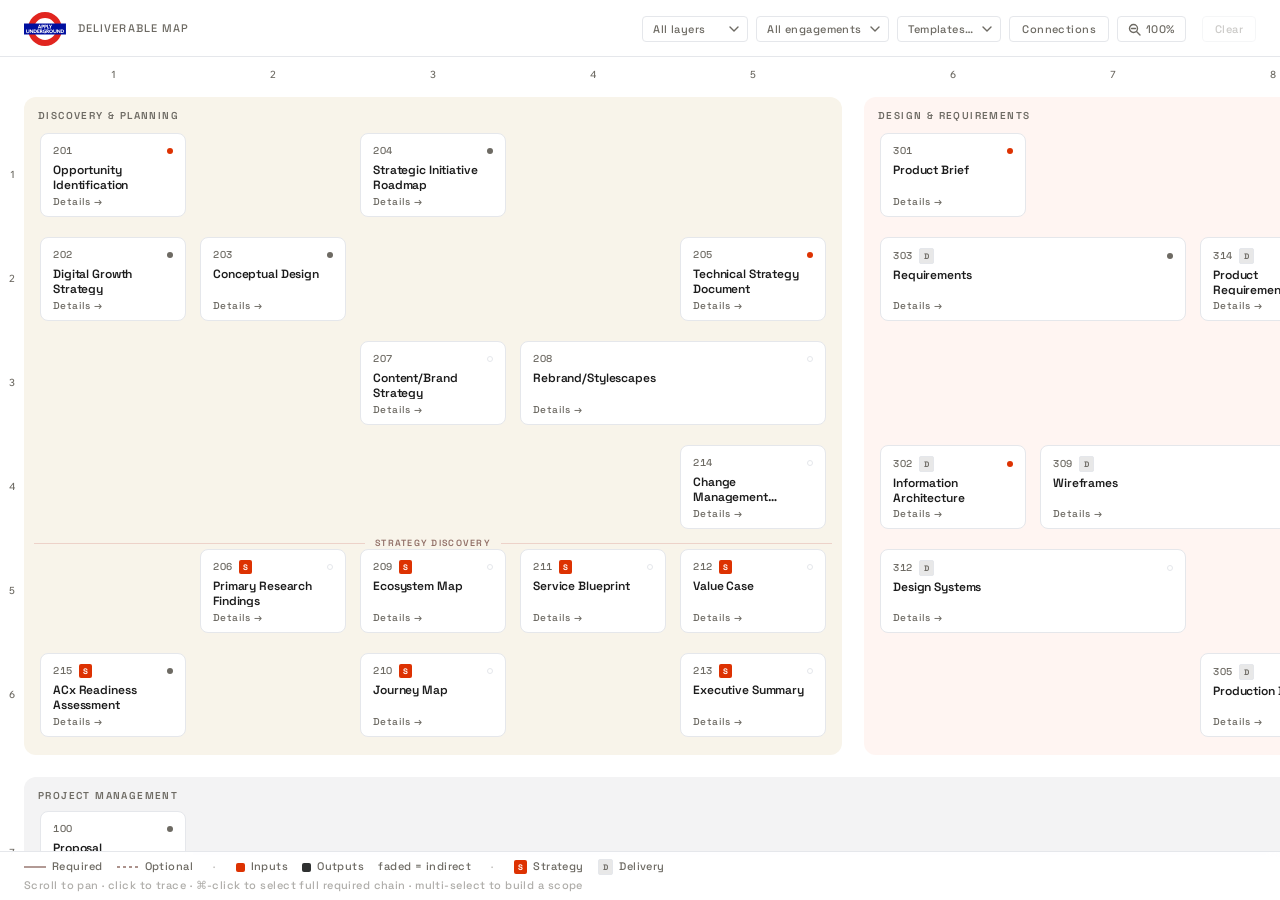
<file: index.html>
<!DOCTYPE html>
<html lang="en">
<head>
<meta charset="utf-8">
<title>Deliverable map</title>
<link rel="preconnect" href="https://fonts.googleapis.com">
<link rel="preconnect" href="https://fonts.gstatic.com" crossorigin>
<link href="https://fonts.googleapis.com/css2?family=Space+Grotesk:wght@500;600;700&family=Wix+Madefor+Text:wght@400;500;600&display=swap" rel="stylesheet">
<link rel="stylesheet" href="styles.css?v=4">
</head>
<body>
  <header class="topbar">
    <div class="brand">
      <img class="logo" src="logo.svg" alt="" onerror="this.onerror=null;this.src='logo.png';this.addEventListener('error',()=>{this.style.display='none';},{once:true});">
      <div class="brand-text">
        <h1>Apply Underground</h1>
        <span class="sub">Deliverable map</span>
      </div>
    </div>
    <div class="actions">
      <select class="filter-select" id="layerFilter" aria-label="ACx Architecture Map layer">
        <option value="all">All layers</option>
        <option value="strategy">Strategy</option>
        <option value="experience">Experience</option>
        <option value="data">Data</option>
        <option value="technology">Technology</option>
        <option value="governance">Governance</option>
      </select>
      <select class="filter-select" id="engFilter" aria-label="Engagement type">
        <option value="all">All engagements</option>
        <option value="strategy">Strategy-Led</option>
        <option value="delivery">Delivery-Led</option>
      </select>
      <select class="filter-select" id="templates" aria-label="Templates">
        <option value="">Templates…</option>
      </select>
      <button class="conn-btn" id="connBtn" title="Show connection lines">Connections</button>
      <button class="zoom-btn" id="zoomBtn" title="Toggle zoom">
        <svg width="13" height="13" viewBox="0 0 13 13" fill="none" stroke="currentColor" stroke-width="1.4" stroke-linecap="round">
          <circle cx="5.5" cy="5.5" r="4"/>
          <line x1="8.5" y1="8.5" x2="12" y2="12"/>
          <line x1="3.5" y1="5.5" x2="7.5" y2="5.5"/>
          <line x1="5.5" y1="3.5" x2="5.5" y2="7.5" id="zoomPlusV"/>
        </svg>
        <span id="zoomLabel">50%</span>
      </button>
      <span class="selcount" id="selcount"></span>
      <button class="clear" id="clear" disabled>Clear</button>
    </div>
  </header>

  <main class="canvas" id="canvas">
    <div class="stage-wrap" id="stageWrap">
      <svg class="lines" id="lines" preserveAspectRatio="none">
        <defs>
          <!-- Arrow marker colors must match --color-primary and --color-secondary in styles.css -->
          <marker id="arrow-default" viewBox="0 0 10 10" refX="9" refY="5" markerWidth="6" markerHeight="6" orient="auto-start-reverse">
            <path d="M0 0 L10 5 L0 10 z" fill="#9E9E9E"/>
          </marker>
          <marker id="arrow-in" viewBox="0 0 10 10" refX="9" refY="5" markerWidth="6" markerHeight="6" orient="auto-start-reverse">
            <path d="M0 0 L10 5 L0 10 z" fill="#DD3202"/>
          </marker>
          <marker id="arrow-in-t" viewBox="0 0 10 10" refX="9" refY="5" markerWidth="5.5" markerHeight="5.5" orient="auto-start-reverse">
            <path d="M0 0 L10 5 L0 10 z" fill="#DD3202" fill-opacity="0.4"/>
          </marker>
          <marker id="arrow-out" viewBox="0 0 10 10" refX="9" refY="5" markerWidth="6" markerHeight="6" orient="auto-start-reverse">
            <path d="M0 0 L10 5 L0 10 z" fill="#2F3131"/>
          </marker>
        </defs>
      </svg>
    </div>
  </main>

  <div class="tray-scrim" id="trayScrim"></div>
  <aside class="tray" id="tray" aria-hidden="true">
    <div class="tray-head">
      <div class="heading">
        <div class="eyebrow" id="trayEyebrow"></div>
        <h2 id="trayTitle"></h2>
      </div>
      <button class="close" id="trayClose" aria-label="Close">
        <svg width="20" height="20" viewBox="0 0 20 20" fill="none"><path d="M5 5l10 10M15 5L5 15" stroke="currentColor" stroke-width="1.4" stroke-linecap="round"/></svg>
      </button>
    </div>
    <div class="tray-body" id="trayBody"></div>
  </aside>

  <div class="statusbar">
    <div class="statusbar-legends">
      <div class="legend">
        <span><svg viewBox="0 0 22 6"><line x1="0" y1="3" x2="22" y2="3" stroke="#916F67" stroke-width="1.4"/></svg>Required</span>
        <span><svg viewBox="0 0 22 6"><line x1="0" y1="3" x2="22" y2="3" stroke="#916F67" stroke-width="1.4" stroke-dasharray="3 3"/></svg>Optional</span>
      </div>
      <span class="sep">·</span>
      <div class="legend">
        <span><span class="swatch swatch--in"></span>Inputs</span>
        <span><span class="swatch swatch--out"></span>Outputs</span>
        <span>faded = indirect</span>
      </div>
      <span class="sep">·</span>
      <div class="legend">
        <span><span class="eng-badge eng-s">S</span>Strategy</span>
        <span><span class="eng-badge eng-d">D</span>Delivery</span>
      </div>
    </div>
    <span class="tip">Scroll to pan · click to trace · ⌘-click to select full required chain · multi-select to build a scope</span>
  </div>

<script src="app.js?v=28"></script>
</body>
</html>
</file>
<file: styles.css>
/* ─────────────────────────────────────────────────────────────────────────
   Apply Underground — Deliverable Map
   Visual system: Apply Digital Editorial Momentum Design System
   ───────────────────────────────────────────────────────────────────────── */

/* ── Apply DS tokens ─────────────────────────────────────────────────── */
:root {
  /* Primary — Orange burst */
  --color-primary:              #DD3202;
  --color-on-primary:           #FFFFFF;
  --color-primary-dim:          #8B1B00;
  --color-inverse-primary:      #FFB4A3;

  /* Secondary — Charcoal UI chrome */
  --color-secondary:            #2F3131;
  --color-on-secondary:         #FFFFFF;
  --color-secondary-container:  #444650;
  --color-on-secondary-container: #E1E1EE;

  /* Tertiary — Warm neutral */
  --color-tertiary:             #5F5C4E;
  --color-tertiary-container:   #F8F4EA;
  --color-on-tertiary-container: #1E1C11;

  /* Surfaces — warm tonal scale */
  --color-surface:                   #F9F9F9;
  --color-surface-warm:              #F8F4EA;
  --color-surface-container-lowest:  #FFFFFF;
  --color-surface-container-low:     #F3F3F4;
  --color-surface-container:         #EEEEEE;
  --color-surface-container-high:    #E8E8E8;

  /* On-surface */
  --color-on-surface:           #1C1C1C;
  --color-on-surface-variant:   #5C4039;
  --color-inverse-surface:      #2F3131;
  --color-inverse-on-surface:   #F0F1F1;

  /* Borders */
  --color-outline:              #916F67;
  --color-outline-variant:      #E6BDB4;
  --color-border-neutral:       #E5E7EB;

  /* Utility */
  --color-muted:                #6D6A63;
  --color-charcoal:             #1C1C1C;
  --color-accent-lime:          #D9FD3B;

  /* Semantic aliases */
  --color-bg:       var(--color-surface-container-lowest); /* white */
  --color-bg-white: var(--color-surface-container-lowest);
  --color-fg:       var(--color-on-surface);
  --color-fg-muted: var(--color-muted);
  --color-brand:    var(--color-primary);
  --color-border:   var(--color-border-neutral);
  --color-focus:    var(--color-outline);

  /* Typography */
  --font-headline: 'Space Grotesk', 'Sharp Grotesk', sans-serif;
  --font-body:     'Wix Madefor Text', system-ui, sans-serif;

  /* Radii */
  --radius-none:    0px;
  --radius-sm:      2px;
  --radius-default: 4px;
  --radius-md:      6px;
  --radius-lg:      8px;
  --radius-xl:      12px;
  --radius-full:    9999px;

  /* ── Backward-compat aliases — app.js inline styles still resolve ──── */
  --ink:             var(--color-charcoal);
  --ink-2:           var(--color-fg-muted);
  --ink-3:           var(--color-muted);
  --line:            var(--color-border-neutral);
  --line-strong:     var(--color-outline);
  --bg:              var(--color-surface-container-lowest);
  --surface:         var(--color-surface-container-lowest);
  --hi:              var(--color-primary);
  --hi-soft:         #FDF0EC;
  --hi-soft-border:  var(--color-outline-variant);
  --out:             var(--color-secondary);
  --out-soft:        var(--color-surface-container-low);
  --out-soft-border: var(--color-surface-container-high);
  --hairline:        var(--color-border-neutral);
  --font-text:       var(--font-body);
  --font-display:    var(--font-headline);
}

/* ── Reset ─────────────────────────────────────────────────────────────── */
*, *::before, *::after { box-sizing: border-box; }
html, body { margin: 0; padding: 0; }
body {
  font-family: var(--font-body);
  color: var(--color-fg);
  background: var(--color-bg);
  font-size: 14px;
  line-height: 1.45;
  -webkit-font-smoothing: antialiased;
}

/* ── Header ─────────────────────────────────────────────────────────────── */
header.topbar {
  position: sticky;
  top: 0;
  z-index: 10;
  background: var(--color-surface-container-lowest);
  border-bottom: 1px solid var(--color-border-neutral);
  padding: 12px 24px 10px;
  display: flex;
  align-items: center;
  gap: 28px;
}
header .brand {
  display: flex;
  align-items: center;
  gap: 12px;
}
header .brand .logo {
  height: 34px;
  width: auto;
  display: block;
}
header .brand-text {
  display: flex;
  flex-direction: column;
  gap: 1px;
}
header h1 {
  position: absolute;
  width: 1px; height: 1px; overflow: hidden;
  clip-path: inset(50%); white-space: nowrap;
}
header .brand-text .sub {
  font-family: var(--font-headline);
  font-size: 11px;
  font-weight: 500;
  letter-spacing: 0.1em;
  text-transform: uppercase;
  color: var(--color-fg-muted);
}
header .actions {
  margin-left: auto;
  display: flex;
  gap: 8px;
  align-items: center;
}
header .selcount {
  font-family: var(--font-headline);
  font-size: 11px;
  font-weight: 500;
  letter-spacing: 0.06em;
  color: var(--color-fg-muted);
}
/* Filter selects (layer, engagement, templates) */
header .filter-select {
  appearance: none;
  background: var(--color-surface-container-lowest) url("data:image/svg+xml,%3Csvg xmlns='http://www.w3.org/2000/svg' width='10' height='6' viewBox='0 0 10 6'%3E%3Cpath d='M1 1l4 4 4-4' stroke='%236D6A63' stroke-width='1.4' fill='none' stroke-linecap='round' stroke-linejoin='round'/%3E%3C/svg%3E") no-repeat right 8px center;
  border: 1px solid var(--color-border-neutral);
  border-radius: var(--radius-default);
  color: var(--color-fg-muted);
  font-family: var(--font-headline);
  font-size: 11px;
  font-weight: 500;
  letter-spacing: 0.04em;
  padding: 5px 26px 5px 10px;
  cursor: pointer;
  transition: border-color 0.15s ease, color 0.15s ease;
  white-space: nowrap;
  min-width: 0;
}
header .filter-select:hover { border-color: var(--color-outline); color: var(--color-fg); }
header .filter-select:focus { outline: none; border-color: var(--color-outline); }
header .filter-select.is-active { border-color: var(--color-outline-variant); color: var(--color-primary); }

header button.clear {
  appearance: none;
  background: none;
  border: 1px solid var(--color-border-neutral);
  color: var(--color-fg-muted);
  font-family: var(--font-headline);
  font-size: 11px;
  font-weight: 500;
  letter-spacing: 0.04em;
  padding: 5px 12px;
  border-radius: var(--radius-default);
  cursor: pointer;
  transition: border-color 0.15s ease, color 0.15s ease;
}
header button.clear:hover:not(:disabled) { border-color: var(--color-outline); color: var(--color-fg); }
header button.clear:disabled { opacity: 0.35; cursor: default; }

header button.zoom-btn {
  appearance: none;
  background: none;
  border: 1px solid var(--color-border-neutral);
  color: var(--color-fg-muted);
  font-family: var(--font-headline);
  font-size: 11px;
  font-weight: 500;
  letter-spacing: 0.04em;
  padding: 5px 10px;
  border-radius: var(--radius-default);
  cursor: pointer;
  display: flex;
  align-items: center;
  gap: 5px;
  transition: border-color 0.15s ease, color 0.15s ease, background 0.15s ease;
}
header button.zoom-btn:hover { border-color: var(--color-outline); color: var(--color-fg); }
header button.zoom-btn.zoomed {
  border-color: var(--color-outline-variant);
  background: var(--hi-soft);
  color: var(--color-primary);
}
header button.zoom-btn svg { flex-shrink: 0; }

header button.conn-btn {
  appearance: none;
  background: none;
  border: 1px solid var(--color-border-neutral);
  color: var(--color-fg-muted);
  font-family: var(--font-headline);
  font-size: 11px;
  font-weight: 500;
  letter-spacing: 0.04em;
  padding: 5px 12px;
  border-radius: var(--radius-default);
  cursor: pointer;
  transition: border-color 0.15s ease, color 0.15s ease, background 0.15s ease;
}
header button.conn-btn:hover { border-color: var(--color-outline); color: var(--color-fg); }
header button.conn-btn.active {
  border-color: var(--color-outline-variant);
  background: var(--hi-soft);
  color: var(--color-primary);
}

/* ── Grid / row indicators ───────────────────────────────────────────────── */
.col-indicator {
  position: absolute;
  width: 24px;
  height: 20px;
  display: flex;
  align-items: center;
  justify-content: center;
  font-size: 10px;
  color: var(--ink-3);
  font-family: var(--font-text);
  font-weight: 500;
  z-index: 5;
  transform: translateX(-50%);
}
.row-indicator {
  position: absolute;
  left: 0;
  width: 15px;
  height: 24px;
  display: flex;
  align-items: center;
  justify-content: flex-end;
  font-size: 10px;
  color: var(--ink-3);
  font-family: var(--font-text);
  font-weight: 500;
  z-index: 5;
  transform: translateY(-50%);
}

/* ── Canvas ─────────────────────────────────────────────────────────────── */
main.canvas {
  position: relative;
  overflow: auto;
  height: calc(100vh - 56px - 36px);
}
.stage-wrap {
  position: relative;
  width: 2480px;
  padding: 32px 40px 80px;
}
svg.lines {
  position: absolute;
  inset: 0;
  width: 100%;
  height: 100%;
  pointer-events: none;
  z-index: 1;
}
svg.lines > path {
  fill: none;
  stroke: #C0C4C9;
  stroke-width: 1.2;
  transition: stroke 120ms, stroke-width 120ms, opacity 120ms;
}
svg.lines > path.soft { stroke-dasharray: 3 3; }

svg.lines > path.hl-in    { stroke: var(--color-primary);    stroke-width: 1.6; opacity: 1; }
svg.lines > path.hl-in-t  { stroke: var(--color-primary);    stroke-width: 1.2; opacity: 0.4; }
svg.lines > path.hl-out   { stroke: var(--color-secondary);  stroke-width: 1.6; opacity: 1; }

body.has-sel svg.lines > path:not(.hl-in):not(.hl-in-t):not(.hl-out) {
  opacity: 0.12;
}

svg.lines.no-bg-edges > path:not(.hl-in):not(.hl-in-t):not(.hl-out) {
  display: none;
}

/* ── Tracks ─────────────────────────────────────────────────────────────── */
.track {
  position: absolute;
  border-radius: var(--radius-xl);
  pointer-events: none;
  z-index: 0;
}
/* Track fills — derived from Apply DS brand tokens, kept very light */
.track.t-pm    { background: var(--color-surface-container-low); }      /* #F3F3F4 neutral */
.track.t-disc  { background: var(--color-surface-warm); }               /* #F8F4EA warm cream — DS token */
.track.t-des   { background: oklch(98% 0.016 30); }                     /* #FDF2EE very light primary-orange wash */
.track.t-build { background: var(--color-surface-container); }          /* #EEEEEE clean neutral */

.track-label {
  position: absolute;
  font-family: var(--font-headline);
  font-size: 10px;
  font-weight: 600;
  letter-spacing: 0.14em;
  text-transform: uppercase;
  color: var(--color-fg-muted);
  pointer-events: none;
  white-space: nowrap;
  z-index: 3;
}

/* ── Box ─────────────────────────────────────────────────────────────────── */
.box {
  position: absolute;
  z-index: 2;
  height: 84px;
  background: var(--color-surface-container-lowest);
  border: 1px solid var(--color-border-neutral);
  border-radius: var(--radius-lg);
  padding: 10px 12px 8px;
  display: flex;
  flex-direction: column;
  cursor: pointer;
  transition: border-color 120ms, background 120ms, box-shadow 120ms;
  user-select: none;
}
.box:hover { border-color: var(--color-outline); }

/* Selected */
.box.sel {
  border-color: var(--color-primary);
  background: var(--hi-soft);
  box-shadow: 0 0 0 1px var(--color-primary) inset;
}

/* Input chain (upstream deps) */
.box.in    { border-color: var(--color-primary); }
.box.in-t  { border-color: var(--color-outline-variant); }

/* Output chain (downstream enables) */
.box.out { border-color: var(--color-secondary); }

body.has-sel .box:not(.sel):not(.in):not(.in-t):not(.out) {
  opacity: 0.3;
}

.box .row1 {
  display: flex;
  justify-content: flex-start;
  align-items: center;
  gap: 6px;
  margin-bottom: 4px;
}
.box .id {
  font-family: var(--font-headline);
  font-size: 10px;
  font-weight: 500;
  letter-spacing: 0.06em;
  color: var(--color-fg-muted);
  font-variant-numeric: tabular-nums;
}

/* Type dot — margin-left:auto pins it to the right regardless of badge presence */
.box .type-dot {
  width: 6px; height: 6px;
  border-radius: 50%;
  background: var(--color-surface-container-high);
  display: inline-block;
  flex-shrink: 0;
  margin-left: auto;
}
.box.t-Primary .type-dot     { background: var(--color-fg-muted); }
.box.t-Cornerstone .type-dot { background: var(--color-primary); }
.box.t-Secondary .type-dot   { background: transparent; border: 1px solid var(--color-border-neutral); }

.box .title {
  font-family: var(--font-headline);
  font-size: 12px;
  font-weight: 600;
  line-height: 1.25;
  letter-spacing: -0.01em;
  color: var(--color-fg);
  flex: 1;
  overflow: hidden;
  display: -webkit-box;
  -webkit-line-clamp: 2;
  -webkit-box-orient: vertical;
}
.box .details {
  align-self: flex-start;
  margin-top: 4px;
  font-family: var(--font-headline);
  font-size: 10px;
  font-weight: 500;
  letter-spacing: 0.04em;
  color: var(--color-fg-muted);
  background: none;
  border: none;
  padding: 0;
  cursor: pointer;
  transition: color 0.15s ease;
}
.box .details:hover { color: var(--color-primary); }
.box.sel .details   { color: var(--color-primary); }

/* ── Tray ────────────────────────────────────────────────────────────────── */
.tray-scrim {
  position: fixed;
  inset: 0;
  background: rgba(28, 28, 28, 0.22);
  opacity: 0;
  pointer-events: none;
  transition: opacity 180ms;
  z-index: 50;
}
.tray-scrim.open { opacity: 1; pointer-events: auto; }

aside.tray {
  position: fixed;
  top: 0; right: 0; bottom: 0;
  width: 520px;
  max-width: 92vw;
  background: var(--color-surface-container-lowest);
  border-left: 1px solid var(--color-border-neutral);
  transform: translateX(100%);
  transition: transform 220ms cubic-bezier(0.2, 0.6, 0.2, 1);
  z-index: 60;
  display: flex;
  flex-direction: column;
}
aside.tray.open { transform: translateX(0); }

.tray-head {
  padding: 22px 28px 18px;
  border-bottom: 1px solid var(--color-border-neutral);
  display: flex;
  align-items: flex-start;
  gap: 12px;
}
.tray-head .heading { flex: 1; }
.tray-head .eyebrow {
  font-family: var(--font-headline);
  font-size: 10px;
  font-weight: 500;
  letter-spacing: 0.12em;
  text-transform: uppercase;
  color: var(--color-fg-muted);
  margin-bottom: 7px;
  display: flex;
  gap: 8px;
  align-items: center;
}
.tray-head h2 {
  font-family: var(--font-headline);
  font-weight: 700;
  font-size: 20px;
  margin: 0;
  letter-spacing: -0.02em;
  line-height: 1.15;
  color: var(--color-fg);
}
.tray-head button.close {
  appearance: none;
  background: none;
  border: none;
  cursor: pointer;
  padding: 4px;
  color: var(--color-fg-muted);
  line-height: 0;
  transition: color 0.15s ease;
}
.tray-head button.close:hover { color: var(--color-fg); }

.tray-body {
  padding: 18px 28px 60px;
  overflow-y: auto;
  flex: 1;
}
.tray-body section {
  padding: 14px 0;
  border-bottom: 1px solid var(--color-border-neutral);
}
.tray-body section:last-child { border-bottom: none; }
.tray-body h3 {
  font-family: var(--font-headline);
  font-size: 10px;
  font-weight: 600;
  letter-spacing: 0.14em;
  text-transform: uppercase;
  color: var(--color-fg-muted);
  margin: 0 0 8px;
}
.tray-body p {
  margin: 0 0 6px;
  font-family: var(--font-body);
  font-size: 13px;
  color: var(--color-fg);
  line-height: 1.5;
}
.tray-body .kv {
  display: grid;
  grid-template-columns: 110px 1fr;
  gap: 4px 16px;
  font-size: 13px;
}
.tray-body .kv dt {
  font-family: var(--font-headline);
  font-size: 10px;
  font-weight: 500;
  letter-spacing: 0.06em;
  text-transform: uppercase;
  color: var(--color-fg-muted);
  padding-top: 2px;
}
.tray-body .kv dd {
  margin: 0;
  font-family: var(--font-body);
  font-size: 13px;
  color: var(--color-fg);
}

/* Chips */
.tray-body .chips { display: flex; flex-wrap: wrap; gap: 6px; }
.tray-body .chip {
  font-family: var(--font-headline);
  font-size: 11px;
  font-weight: 500;
  letter-spacing: 0.03em;
  padding: 3px 9px;
  border: 1px solid var(--color-border-neutral);
  border-radius: var(--radius-full);
  color: var(--color-fg-muted);
  background: var(--color-surface-container-lowest);
  cursor: pointer;
  transition: border-color 0.15s ease, color 0.15s ease;
}
.tray-body .chip:hover { border-color: var(--color-primary); color: var(--color-primary); }
.tray-body .chip.hard  { border-color: var(--color-outline); color: var(--color-fg); }
.tray-body .chip.soft  { border-style: dashed; }
.tray-body .chip .cid  {
  font-variant-numeric: tabular-nums;
  color: var(--color-fg-muted);
  margin-right: 5px;
}

/* Dependency sub-section groups */
.dep-group { margin-bottom: 10px; }
.dep-group:last-child { margin-bottom: 0; }
.dep-label {
  font-size: 11px;
  color: var(--ink-3);
  margin-bottom: 6px;
}

/* Layer pills and static (non-interactive) skill chips */
.chip-layer {
  display: inline-block;
  font-size: 11px;
  padding: 2px 7px;
  border: 1px solid var(--line);
  border-radius: var(--radius-sm);
  color: var(--ink-2);
  margin: 1px;
}
.chip--static {
  cursor: default;
  display: inline-flex;
  align-items: center;
  gap: 6px;
}
.chip--static:hover { border-color: var(--color-border-neutral); color: var(--color-fg-muted); }

/* ACx layer chip variants in tray */
.chip--layer-strategy   { background: #EEF2FF; color: #3730A3; border-color: #C7D2FE; }
.chip--layer-experience { background: #F5F0FF; color: #6D28D9; border-color: #DDD6FE; }
.chip--layer-data       { background: #ECFDF5; color: #065F46; border-color: #A7F3D0; }
.chip--layer-technology { background: #EFF6FF; color: #1D4ED8; border-color: #BFDBFE; }
.chip--layer-governance { background: #FFF7ED; color: #92400E; border-color: #FDE68A; }

.tray-body .markdown {
  font-family: var(--font-body);
  font-size: 13px;
  color: var(--color-fg);
  white-space: pre-wrap;
  line-height: 1.5;
}
.tray-body .markdown strong { font-weight: 600; }
.tray-body code {
  background: var(--color-surface-container-low);
  padding: 1px 5px;
  border-radius: var(--radius-sm);
  font-family: 'SF Mono', ui-monospace, monospace;
  font-size: 11.5px;
  color: var(--color-on-surface-variant);
}
.tray-body .empty {
  font-family: var(--font-body);
  color: var(--color-fg-muted);
  font-style: italic;
  font-size: 12px;
}

/* ── Status bar ──────────────────────────────────────────────────────────── */
.statusbar {
  position: fixed;
  left: 0; right: 0; bottom: 0;
  background: rgba(255, 255, 255, 0.92);
  backdrop-filter: blur(6px);
  border-top: 1px solid var(--color-border-neutral);
  padding: 7px 24px 6px;
  display: flex;
  flex-direction: column;
  align-items: flex-start;
  gap: 3px;
  font-family: var(--font-headline);
  font-size: 11px;
  font-weight: 500;
  letter-spacing: 0.04em;
  color: var(--color-fg-muted);
  z-index: 20;
}
.statusbar-legends {
  display: flex;
  gap: 20px;
  align-items: center;
}
.statusbar .legend {
  display: flex;
  gap: 14px;
  align-items: center;
}
.statusbar .legend span {
  display: inline-flex;
  align-items: center;
  gap: 6px;
}
.statusbar .legend svg {
  width: 22px; height: 6px;
  overflow: visible;
}
.statusbar .legend .swatch {
  width: 9px; height: 9px;
  border-radius: 2px;
  display: inline-block;
}
.statusbar .sep { opacity: 0.4; }
.statusbar .tip { opacity: 0.55; }

.swatch--in  { background: var(--color-primary); }
.swatch--out { background: var(--color-secondary); }

/* ── Engagement type badges ─────────────────────────────────────────────── */
.eng-badge {
  font-family: var(--font-headline);
  font-size: 8px;
  font-weight: 700;
  letter-spacing: 0.06em;
  padding: 1px 4px;
  border-radius: 2px;
  display: inline-block;
  line-height: 1.5;
  flex-shrink: 0;
}
.eng-badge.eng-s {
  background: var(--color-primary);
  color: #fff;
}
.eng-badge.eng-d {
  background: var(--color-surface-container-high);
  color: var(--color-fg-muted);
  border: 1px solid var(--color-border-neutral);
}

/* ── Sublane divider (D&P: Strategic Discovery / Delivery Discovery) ─────── */
.sublane-divider {
  position: absolute;
  pointer-events: none;
  z-index: 2;
  display: flex;
  align-items: center;
  gap: 10px;
}
.sublane-line {
  flex: 1;
  height: 1px;
  background: var(--color-outline-variant);
  opacity: 0.6;
}
.sublane-label-div {
  font-family: var(--font-headline);
  font-size: 9px;
  font-weight: 600;
  letter-spacing: 0.14em;
  text-transform: uppercase;
  color: var(--color-outline);
  white-space: nowrap;
  flex-shrink: 0;
}
</file>
